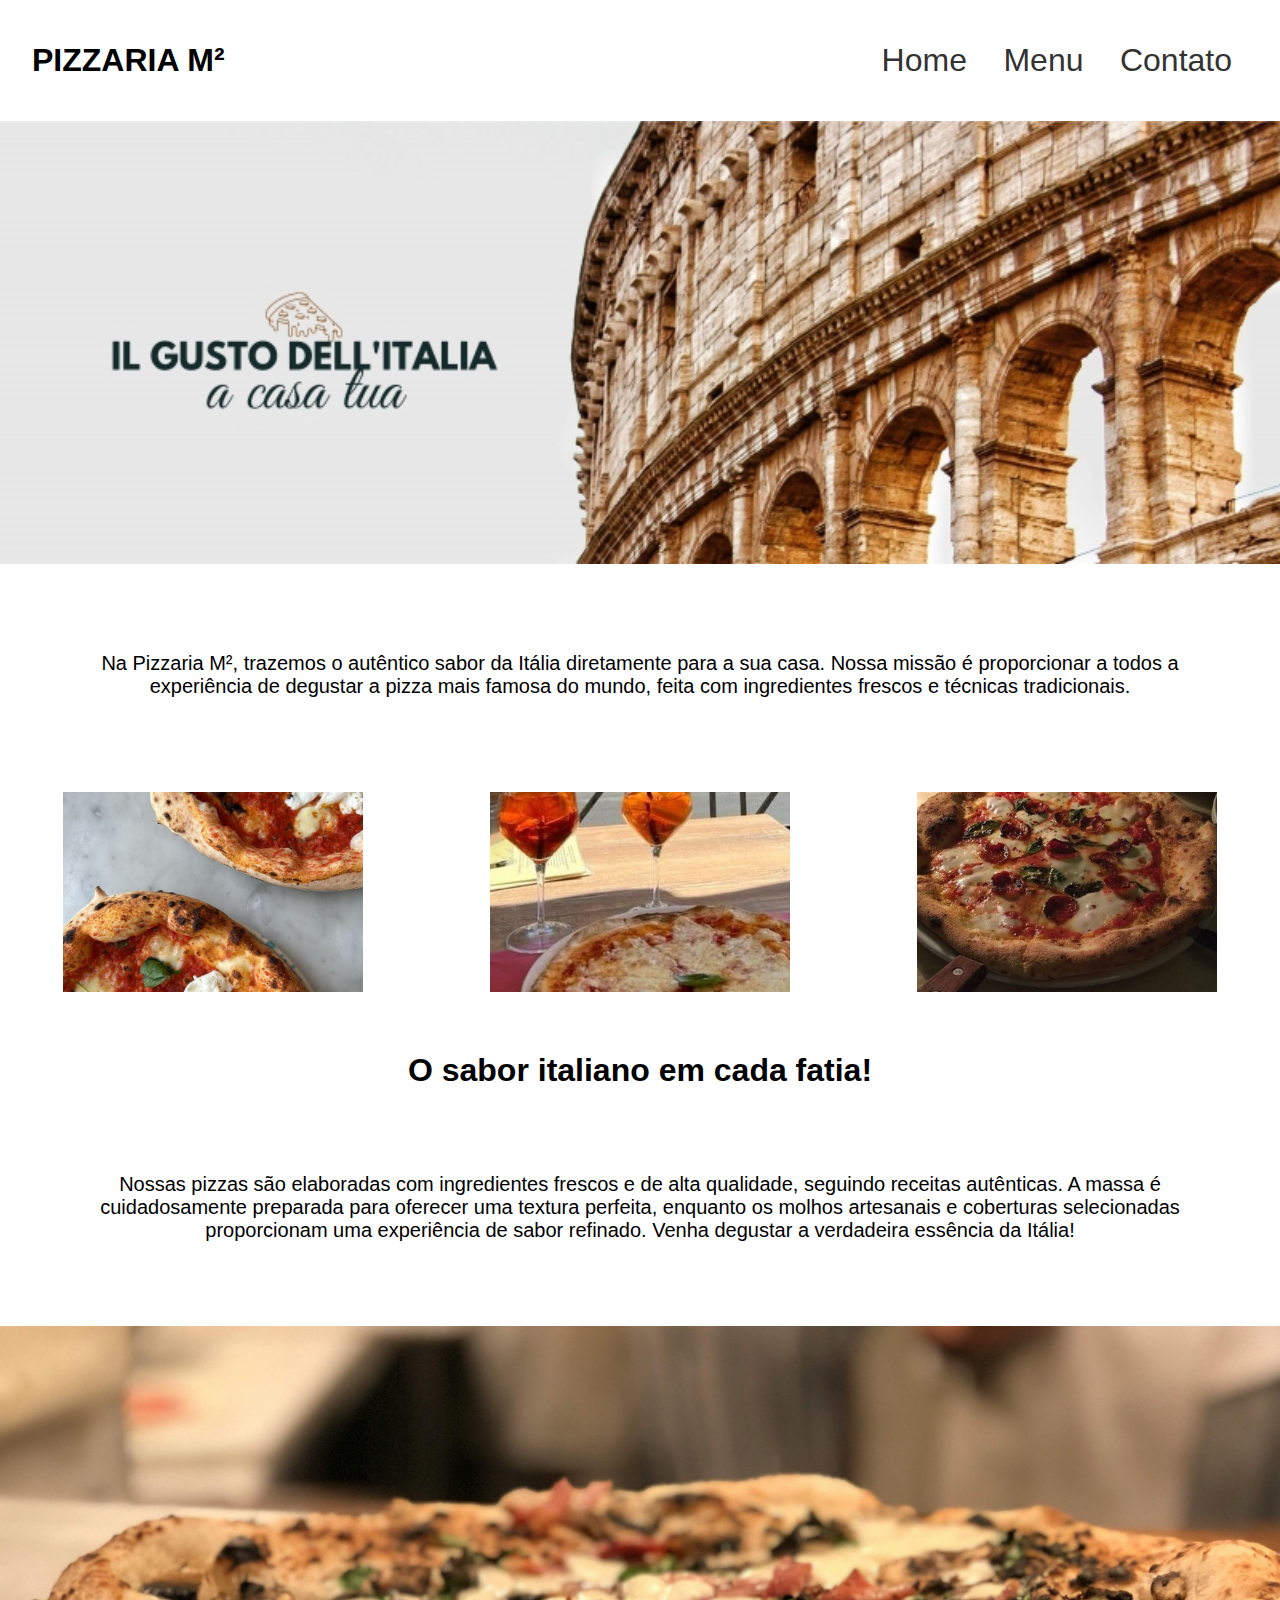
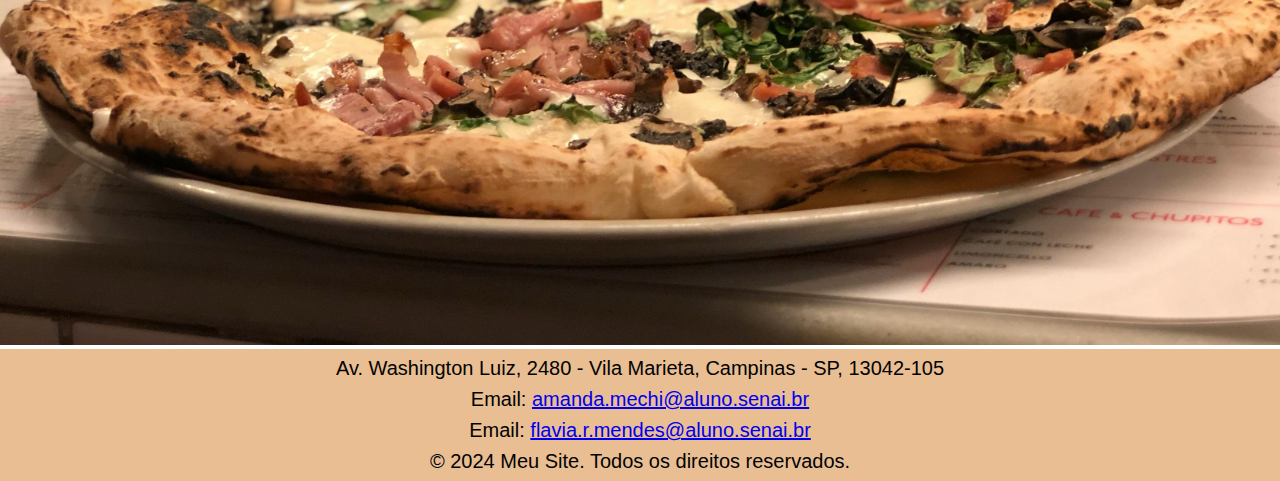
<file: index.html>
<!DOCTYPE html>
<html lang="pt-br">
<head>
    <title>Pizzaria M²</title>
    <link rel="stylesheet" href="./css/styles.css">
</head>
<body>
    <header>
        <h1>PIZZARIA M²</h1>
        <nav class="navbar">
            <a class="menuNav" href="index.html">Home</a>
            <a class="menuNav" href="menu.html">Menu</a>
            <a class="menuNav" href="contato.html">Contato</a>
        </nav>
    </header>
    <img class="image" src="./img/banner coliseu (1).jpg" alt="Banner">
    <p class="description">Na Pizzaria M², trazemos o autêntico sabor da Itália diretamente para a sua casa. Nossa missão é proporcionar a todos a experiência de degustar a pizza mais famosa do mundo, feita com ingredientes frescos e técnicas tradicionais.</p>
    <div class="image-grid">
        <img src="img/duas pizzas .jpg" alt="duas pizzas">
        <img src="img/taça e pizza.jpg" alt="pizza com taça">
        <img src="img/pizza na mesa.jpg" alt="pizza na mesa">
     </div>
     <h1>O sabor italiano em cada fatia! </h1>
     <p class="description"> Nossas pizzas são elaboradas com ingredientes frescos e de alta qualidade, seguindo receitas autênticas. A massa é cuidadosamente preparada para oferecer uma textura perfeita, enquanto os molhos artesanais e coberturas selecionadas proporcionam uma experiência de sabor refinado. Venha degustar a verdadeira essência da Itália!</p>
     <img class="image" src="./img/pizza na bancada - banner final.jpg" alt="Banner">
     <footer>
            <p>Av. Washington Luiz, 2480 - Vila Marieta, Campinas - SP, 13042-105</p>
            <p>Email: <a href="mailto:amanda.mechi@aluno.senai.br">amanda.mechi@aluno.senai.br</a></p>
            <p>Email: <a href="mailto:flavia.r.mendes@aluno.senai.br">flavia.r.mendes@aluno.senai.br</a></p>
        <p class="footer-copy">&copy; 2024 Meu Site. Todos os direitos reservados.</p>
    </footer>
</body>
</html>
</file>
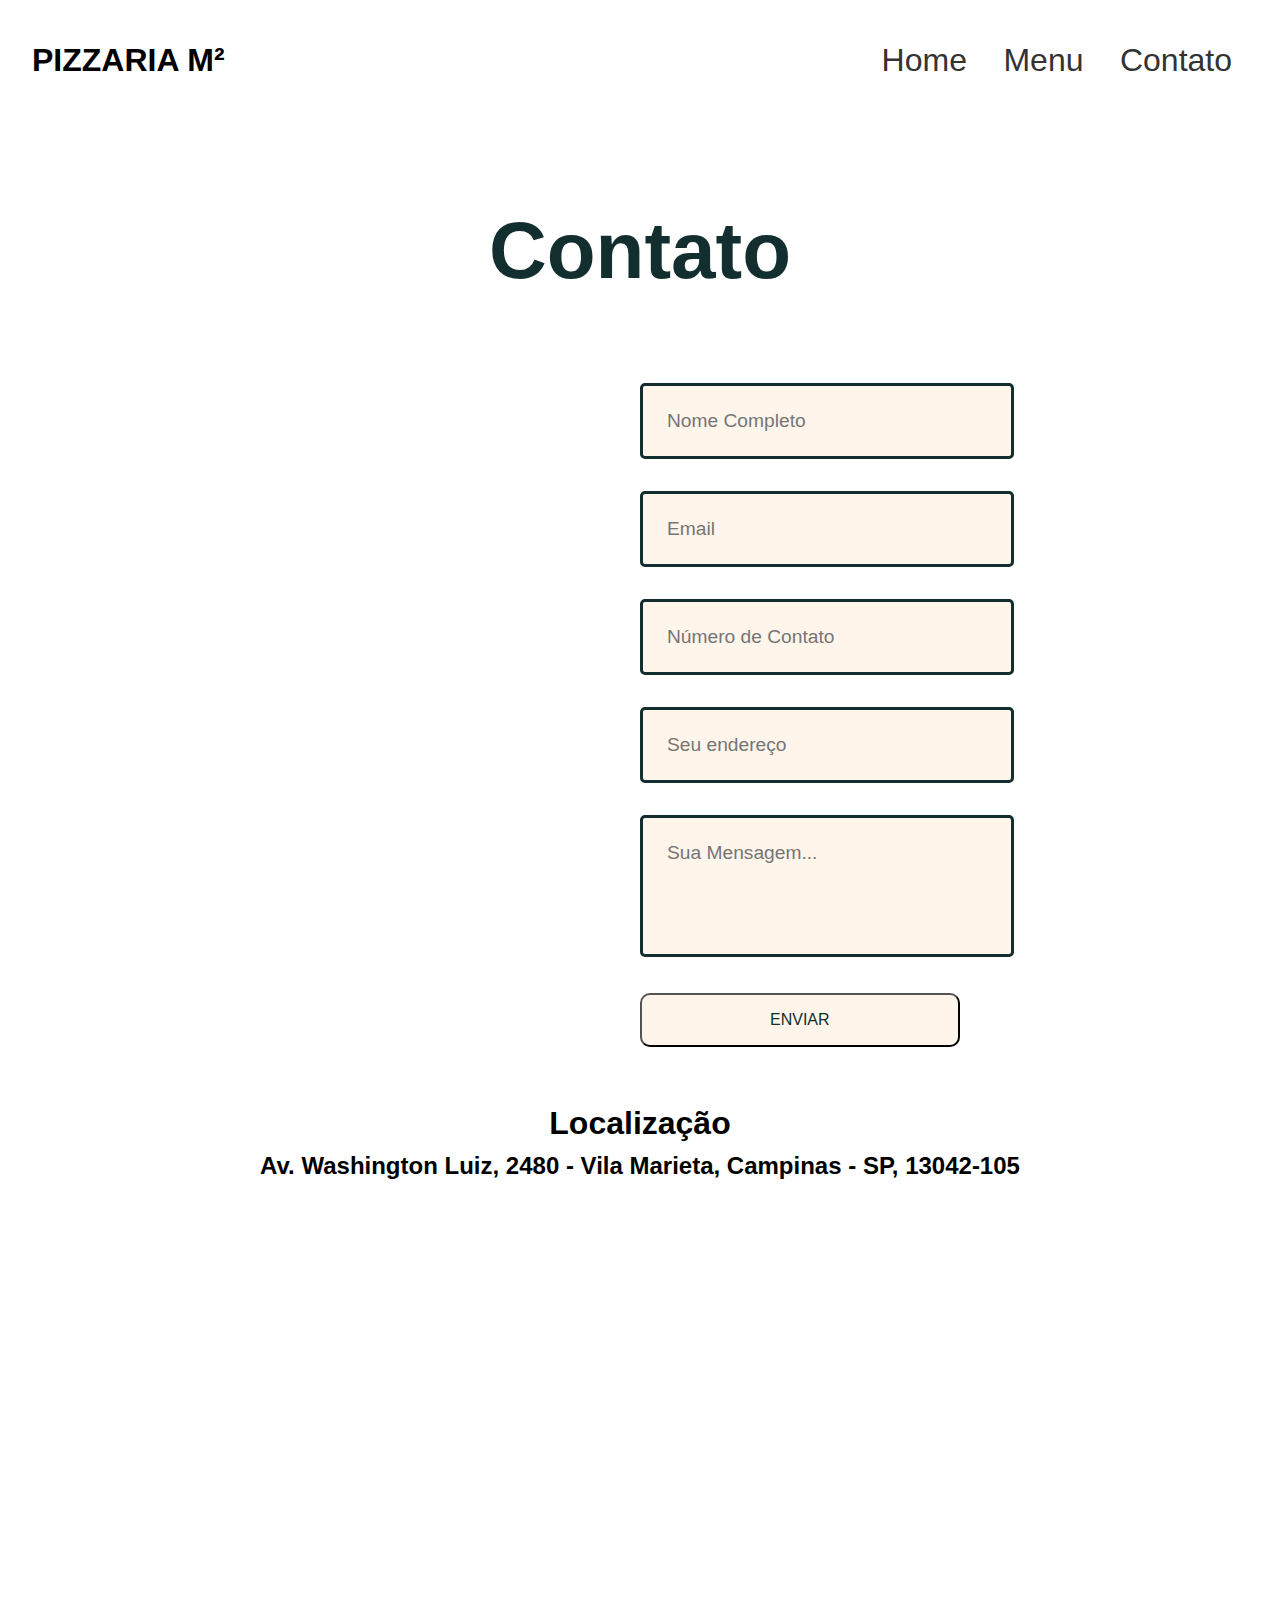
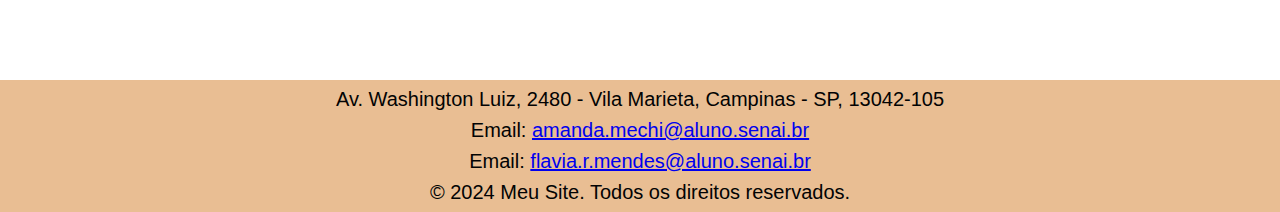
<file: contato.html>
<!DOCTYPE html>
<html lang="pt-br">

<head>
    <meta charset="UTF-8">
    <meta name="viewport" content="width=device-width, initial-scale=1.0">
    <title>Contato</title>
    <link href="https://fonts.googleapis.com/css2?family=New+Amsterdam&display=swap" rel="stylesheet">
    <link rel="stylesheet" href="./css/styles.css">
</head>

<body>
    <header>
        <h1>PIZZARIA M²</h1>
        <nav class="navbar">
            <a class="menuNav" href="index.html">Home</a>
            <a class="menuNav" href="menu.html">Menu</a>
            <a class="menuNav" href="contato.html">Contato</a>
        </nav>
    </header>


    <section class="contact" id="contact">
        <h1 class="heading">Contato</h1>
        <form action="#">
            <div class="input-box">
              <input type="text" placeholder="Nome Completo" />
              <input type="email" placeholder="Email" />
            </div>
            <div class="input-box">
              <input type="text" placeholder="Número de Contato" />
              <input type="text" placeholder="Seu endereço" />
            </div>
            <textarea
              name="message"
              id="message"
              cols="20"
              rows="4"
              placeholder="Sua Mensagem..."
            ></textarea>
            <button type="submit" class="btn">ENVIAR</button>
          </form>
        </section>
        <h1>Localização</h1>
        <h2>Av. Washington Luiz, 2480 - Vila Marieta, Campinas - SP, 13042-105</h2>
        <div class="container-form">
            <iframe src="https://www.google.com/maps/embed?pb=!1m18!1m12!1m3!1d58809.164577443786!2d-47.093743468750006!3d-22.892234799999986!2m3!1f0!2f0!3f0!3m2!1i1024!2i768!4f13.1!3m3!1m2!1s0x94c8cf73d16a7299%3A0x3336df0e8e93f411!2sPizza%20Hut!5e0!3m2!1spt-BR!2sbr!4v1727535420921!5m2!1spt-BR!2sbr" width="600" height="450" style="border: 5px;;" allowfullscreen="" loading="lazy" referrerpolicy="no-referrer-when-downgrade"></iframe>
        </div>
  


    <footer>
        <p>Av. Washington Luiz, 2480 - Vila Marieta, Campinas - SP, 13042-105</p>
        <p>Email: <a href="mailto:amanda.mechi@aluno.senai.br">amanda.mechi@aluno.senai.br</a></p>
        <p>Email: <a href="mailto:flavia.r.mendes@aluno.senai.br">flavia.r.mendes@aluno.senai.br</a></p>
    <p class="footer-copy">&copy; 2024 Meu Site. Todos os direitos reservados.</p>
</footer>








    
</body>
</html>
</file>
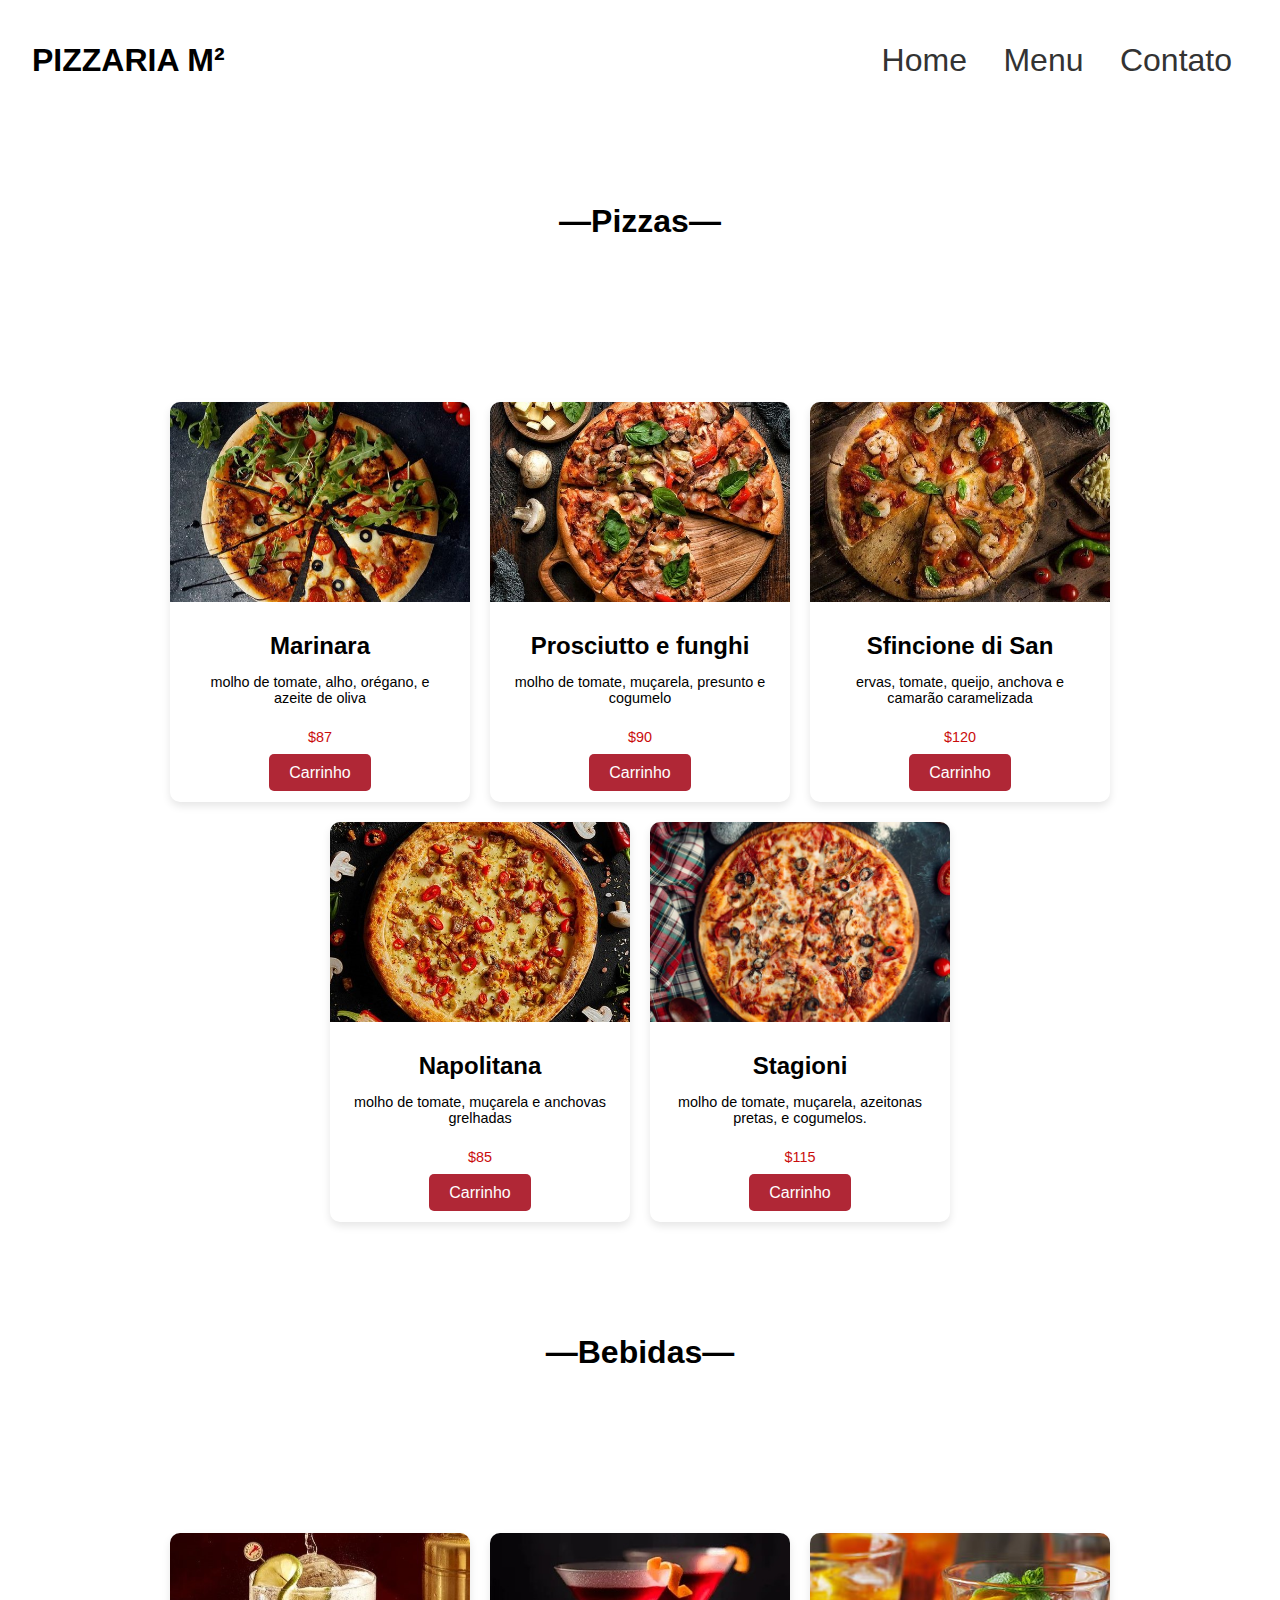
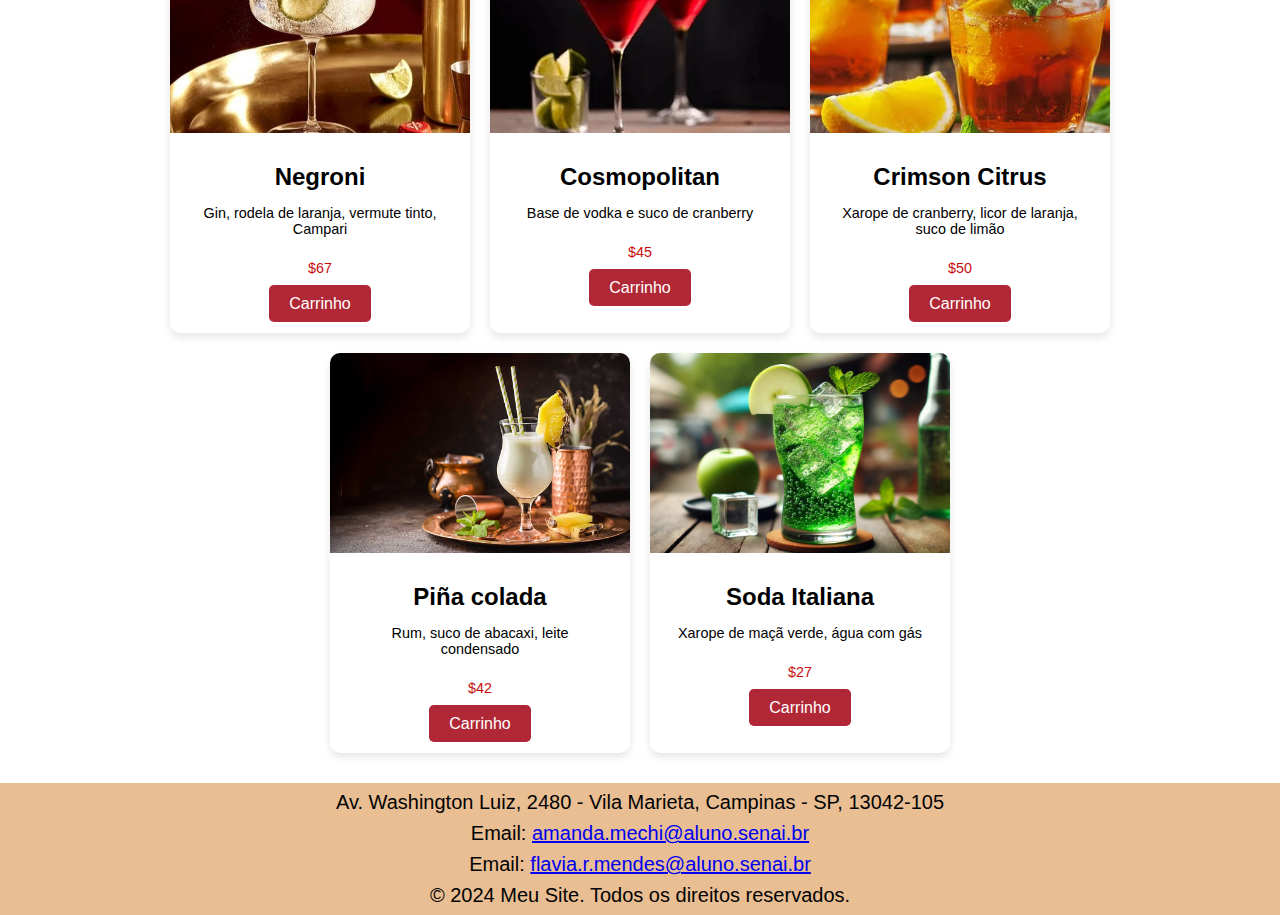
<file: menu.html>
<!DOCTYPE html>
<html lang="pt-br">

<head>
    <meta charset="UTF-8">
    <meta name="viewport" content="width=device-width, initial-scale=1.0">
    <title>Menu</title>
    <link href="https://fonts.googleapis.com/css2?family=New+Amsterdam&display=swap" rel="stylesheet">
    <link rel="stylesheet" href="./css/styles.css">
</head>

<body>
    <header>
        <h1>PIZZARIA M²</h1>
        <nav class="navbar">
            <a class="menuNav" href="index.html">Home</a>
            <a class="menuNav" href="menu.html">Menu</a>
            <a class="menuNav" href="contato.html">Contato</a>
        </nav>
    </header>


    <div class="menu">
        <div class="heading">
            <h1>&mdash;Pizzas&mdash;</h1>
        </div>
        <div class="container">
            <div class="cartao">
                <img src="./img/pizza1.jpg" alt="Pizza 1">
                <div class="cartao-body">
                    <h2 class="titulo-cartao">Marinara</h2>
                    <p class="descricao-cartao">molho de tomate, alho, orégano, e azeite de oliva</p>
                    <p class="texto-cartao">$87</p>
                    <a href="#" class="btn">Carrinho</a>
                </div>
            </div>
            <div class="cartao">
                <img src="img/pizza2.jpg" alt="Pizza 2">
                <div class="cartao-body">
                    <h2 class="titulo-cartao">Prosciutto e funghi </h2>
                    <p class="descricao-cartao">molho de tomate, muçarela, presunto e cogumelo</p>
                    <p class="texto-cartao"> $90</p>
                    <a href="#" class="btn">Carrinho</a>
                </div>
            </div>
            <div class="cartao">
                <img src="img/pizza3.jpg" alt="Pizza 3">
                <div class="cartao-body">
                    <h2 class="titulo-cartao">Sfincione di San </h2>
                    <p class="descricao-cartao">ervas, tomate, queijo, anchova e camarão  caramelizada</p>
                    <p class="texto-cartao">$120</p>
                    <a href="#" class="btn">Carrinho</a>
                </div>
            </div>
            <div class="cartao">
                <img src="img/pizza4.jpg" alt="Pizza 4">
                <div class="cartao-body">
                    <h2 class="titulo-cartao">Napolitana</h2>
                    <p class="descricao-cartao">molho de tomate, muçarela e anchovas grelhadas</p>
                    <p class="texto-cartao">$85</p>
                    <a href="#" class="btn">Carrinho</a>
                </div>
            </div>
            <div class="cartao">
                <img src="img/pizza 5 azeitona preta.jpg" alt="Pizza 5">
                <div class="cartao-body">
                    <h2 class="titulo-cartao">Stagioni</h2>
                    <p class="descricao-cartao">molho de tomate, muçarela, azeitonas pretas,  e cogumelos.</p>
                    <p class="texto-cartao">$115</p>
                    <a href="#" class="btn">Carrinho</a>
                </div>
            </div>
        </div>
        <div class="menu">
            <div class="heading">
                <h1>&mdash;Bebidas&mdash;</h1>
            </div>
            <div class="container">
                <div class="cartao">
                    <img src="img/bebida1.jpg" alt="Bebida1">
                    <div class="cartao-body">
                        <h2 class="titulo-cartao">Negroni</h2>
                        <p class="descricao-cartao">Gin, rodela de laranja, vermute tinto, Campari</p>
                        <p class="texto-cartao">$67</p>
                        <a href="#" class="btn">Carrinho</a>
                    </div>
                </div>
                <div class="cartao">
                    <img src="img/cosmopolitan .jpg" alt="Bebida2">
                    <div class="cartao-body">
                        <h2 class="titulo-cartao">Cosmopolitan</h2>
                        <p class="descricao-cartao">Base de vodka e suco de cranberry</p>
                        <p class="texto-cartao">$45</p>
                        <a href="#" class="btn">Carrinho</a>
                    </div>
                </div>
                <div class="cartao">
                    <img src="img/bebida com laranja.jpg" alt="Bebida3">
                    <div class="cartao-body">
                        <h2 class="titulo-cartao">Crimson Citrus</h2>
                        <p class="descricao-cartao">Xarope de cranberry, licor de laranja, suco de limão</p>
                        <p class="texto-cartao">$50</p>
                        <a href="#" class="btn">Carrinho</a>
                    </div>
                </div>
                <div class="cartao">
                    <img src="img/-pina-colada.jpg" alt="Bebida">
                    <div class="cartao-body">
                        <h2 class="titulo-cartao">Piña colada</h2>
                        <p class="descricao-cartao">Rum, suco de abacaxi, leite condensado</p>
                        <p class="texto-cartao">$42</p>
                        <a href="#" class="btn">Carrinho</a>
                    </div>
                </div>
                <div class="cartao">
                    <img src="img/soda-italiana-de-maca-verde.jpg" alt="Bebida">
                    <div class="cartao-body">
                        <h2 class="titulo-cartao">Soda Italiana</h2>
                        <p class="descricao-cartao">Xarope de maçã verde, água com gás </p>
                        <p class="texto-cartao">$27</p>
                        <a href="#" class="btn">Carrinho</a>
                    </div>
                    
                </div>
            </div>

            <footer>
                <p>Av. Washington Luiz, 2480 - Vila Marieta, Campinas - SP, 13042-105</p>
                <p>Email: <a href="mailto:amanda.mechi@aluno.senai.br">amanda.mechi@aluno.senai.br</a></p>
                <p>Email: <a href="mailto:flavia.r.mendes@aluno.senai.br">flavia.r.mendes@aluno.senai.br</a></p>
                <p class="footer-copy">&copy; 2024 Meu Site. Todos os direitos reservados.</p>
            </footer>
</body>

</html>













</body>

</html>
</file>
<file: css/styles.css>
* {
  margin: 0;
  padding: 0;
  font-family: Verdana, Geneva, Tahoma, sans-serif;
}

header {
padding: 2rem;
display: flex;
align-items: center;
justify-content: space-between;
}

.menuNav {
  text-decoration: none;
  font-size: 2rem;
  padding: 1rem;
  color: #333;
}

.menuNav:hover {
  color: #dba660;
}

.image {
  width: 100%
}

.description{
  margin: 5rem;
  text-align: center;
}

.image-grid {
  display: flex;
  justify-content: space-around;
  flex-wrap: wrap;
  margin-bottom: 50px;
}

.image-grid img {
  width: 300px;
  height: 200px;
  object-fit: cover;
  margin: 10px;
}

footer {
  background-color: #e9be93;
  color: #020303;
  text-align: center;
  padding: 4px;
  font-size: 0.9em;
}

p {
  font-size: 1.25rem;
  padding: 0.25rem;
}


/*CONTATO*/ 

.contact {
  padding-left: 40rem;
  padding-right: 40rem;
  margin-top: 20px;
}

.contact h1 {
  margin-bottom: 1%;
  color: #122e2f;
  font-size: 80px;
}

.contact form {
  margin-top: 80px;
  max-width: 70rem;
  margin: 1rem auto;
  text-align: center;
  margin-bottom: 3rem;
}

.contact form .input-box {
  justify-content: center;
}

.contact form .input-box input,
.contact form textarea {
  width: 100%;
  padding: 1.5rem;
  font-size: 1.2rem;
  background: #fff5eb;
  border-radius: 5px;
  border: 3px solid  #122e2f;
  margin: 1rem 0;
  resize: none;
}

.contact form .btn {
  padding: 1rem 8rem;
  margin-top: 1rem;
  color:  #122e2f; 
  background-color:  #fff5eb;
  border-radius: 10px;
  font-size: 16px;
  text-align: center;
}
.contact {
  display: flex;
  flex-direction: column;
  align-items: center; 
  margin-top: 20px;
}

h1, h2 {
    text-align: center;
    margin: 10px 0;
}

.container-form {
    display: flex; 
    justify-content: center; 
    margin-top: 20px; 
}

iframe {
    border: 5px solid;
    width: 600px; 
    height: 450px; 
    margin-bottom: 30px;
}


/*MENU*/

.heading{
 
display: flex;
justify-content: center;
align-items: center;
height:  200px;
padding-bottom: 4%;
font-weight: bold;
}



.container {
  display: flex;
  flex-wrap: wrap;
  justify-content: center;
  padding: 20px;
}

.cartao {
  background-color: #fff;
  border-radius: 10px;
  margin: 10px;
  overflow: hidden;
  flex-basis: calc(33.33% - 20px);
  max-width: 300px;
  box-shadow: 0 4px 8px rgba(0,0,0,0.1);
}

.cartao img {
  width: 100%;
  height: 200px;
  object-fit: cover;
  display: block;
}

.cartao-body {
  padding: 20px;
  text-align: center;
}

.cartao-titulo {
  font-size: 1.5rem;
  margin-bottom: 10px;
}

.texto-cartao {
  color: #ca0c0c;
  font-size: 0.9rem;
  margin-bottom: 15px;
}
.descricao-cartao{
color: #000000;
font-size: 0.9rem;
margin-bottom: 15px;
}


.categoria-bebida {
  text-align: center;
  font-size: 2rem;
  margin-bottom: 20px;
  font-weight: bold;
  width: 100%;
}

.bebidas-container {
  .container {
    display: flex;
    flex-wrap: wrap;
    justify-content: center;
    padding: 20px;
  }
}

.btn { 
background-color: #b02736;
color: rgb(255, 255, 255);
padding: 10px 20px;
text-decoration: none;
border-radius: 5px;
transition: background-color 0.3s ease;
background-color: 0.3s ease;
} 
.btn:hover {
background-color: #ff1b1b;
}
</file>
